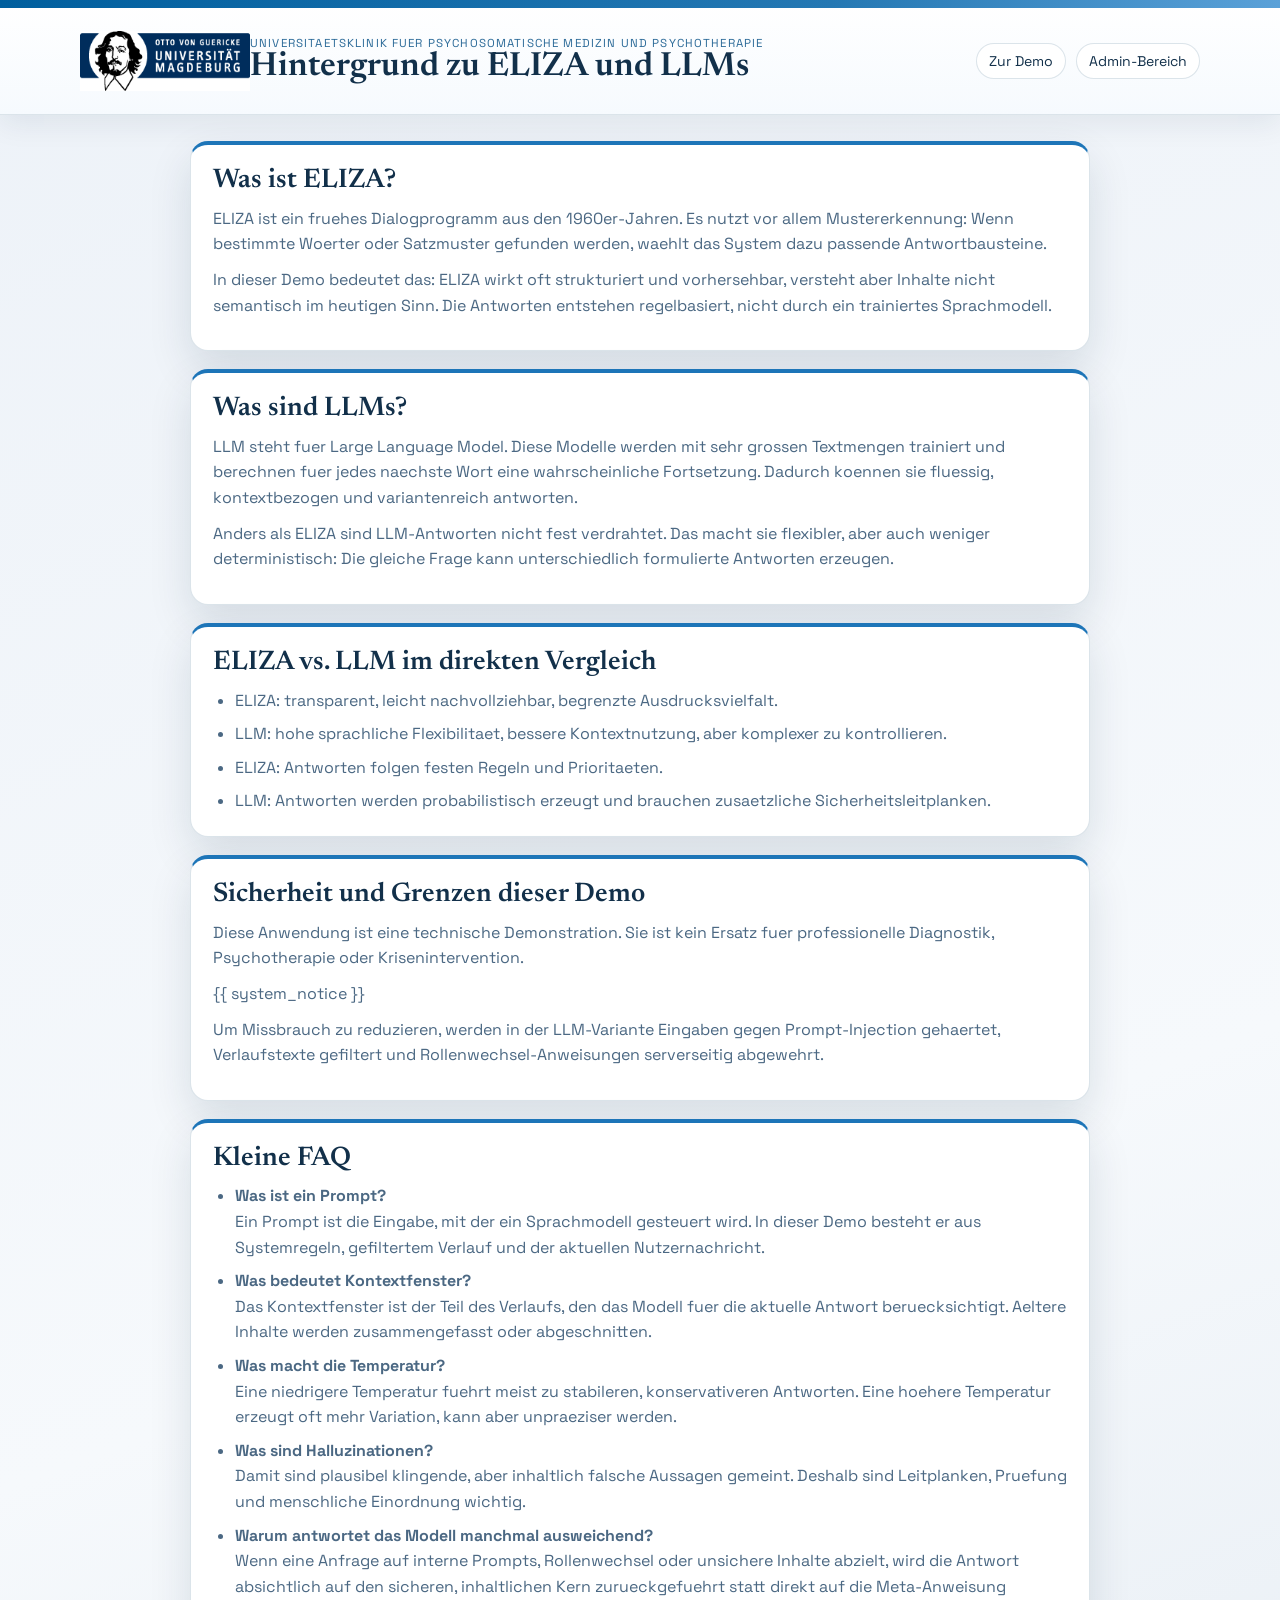
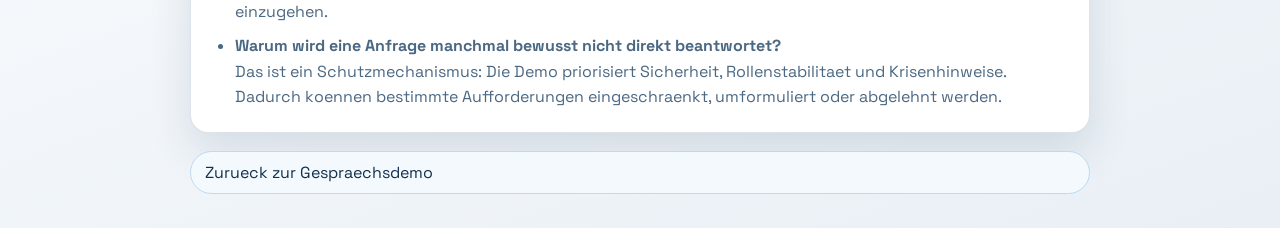
<file: templates/explanation.html>
<!DOCTYPE html>
<html lang="de">
<head>
    <meta charset="UTF-8">
    <meta name="viewport" content="width=device-width, initial-scale=1.0">
    <title>Hintergrund: ELIZA und LLMs</title>
    <link rel="preconnect" href="https://fonts.googleapis.com">
    <link rel="preconnect" href="https://fonts.gstatic.com" crossorigin>
    <link href="https://fonts.googleapis.com/css2?family=Space+Grotesk:wght@400;500;700&family=Newsreader:opsz,wght@6..72,400;6..72,600&display=swap" rel="stylesheet">
    <link rel="stylesheet" href="/static/styles.css?v=20260530a">
</head>
<body>
    <header class="site-header">
        <div class="header-topline"></div>
        <div class="header-main">
            <div class="brand-block">
                <img class="brand-logo" src="/static/logo.png" alt="Klinik Logo">
                <div class="brand-copy">
                    <p class="brand-overline">Universitaetsklinik fuer psychosomatische Medizin und Psychotherapie</p>
                    <h1 class="brand-title">Hintergrund zu ELIZA und LLMs</h1>
                </div>
            </div>
            <nav class="header-nav" aria-label="Schnellnavigation">
                <a href="/">Zur Demo</a>
                <a href="/admin">Admin-Bereich</a>
            </nav>
        </div>
    </header>

    <main class="info-shell">
        <section class="info-card">
            <h2>Was ist ELIZA?</h2>
            <p>
                ELIZA ist ein fruehes Dialogprogramm aus den 1960er-Jahren. Es nutzt vor allem Mustererkennung:
                Wenn bestimmte Woerter oder Satzmuster gefunden werden, waehlt das System dazu passende Antwortbausteine.
            </p>
            <p>
                In dieser Demo bedeutet das: ELIZA wirkt oft strukturiert und vorhersehbar, versteht aber Inhalte nicht
                semantisch im heutigen Sinn. Die Antworten entstehen regelbasiert, nicht durch ein trainiertes Sprachmodell.
            </p>
        </section>

        <section class="info-card">
            <h2>Was sind LLMs?</h2>
            <p>
                LLM steht fuer Large Language Model. Diese Modelle werden mit sehr grossen Textmengen trainiert und
                berechnen fuer jedes naechste Wort eine wahrscheinliche Fortsetzung. Dadurch koennen sie fluessig,
                kontextbezogen und variantenreich antworten.
            </p>
            <p>
                Anders als ELIZA sind LLM-Antworten nicht fest verdrahtet. Das macht sie flexibler, aber auch weniger
                deterministisch: Die gleiche Frage kann unterschiedlich formulierte Antworten erzeugen.
            </p>
        </section>

        <section class="info-card">
            <h2>ELIZA vs. LLM im direkten Vergleich</h2>
            <ul class="info-list">
                <li>ELIZA: transparent, leicht nachvollziehbar, begrenzte Ausdrucksvielfalt.</li>
                <li>LLM: hohe sprachliche Flexibilitaet, bessere Kontextnutzung, aber komplexer zu kontrollieren.</li>
                <li>ELIZA: Antworten folgen festen Regeln und Prioritaeten.</li>
                <li>LLM: Antworten werden probabilistisch erzeugt und brauchen zusaetzliche Sicherheitsleitplanken.</li>
            </ul>
        </section>

        <section class="info-card">
            <h2>Sicherheit und Grenzen dieser Demo</h2>
            <p>
                Diese Anwendung ist eine technische Demonstration. Sie ist kein Ersatz fuer professionelle Diagnostik,
                Psychotherapie oder Krisenintervention.
            </p>
            <p>
                {{ system_notice }}
            </p>
            <p>
                Um Missbrauch zu reduzieren, werden in der LLM-Variante Eingaben gegen Prompt-Injection gehaertet,
                Verlaufstexte gefiltert und Rollenwechsel-Anweisungen serverseitig abgewehrt.
            </p>
        </section>

        <section class="info-card">
            <h2>Kleine FAQ</h2>
            <ul class="info-list">
                <li>
                    <strong>Was ist ein Prompt?</strong><br>
                    Ein Prompt ist die Eingabe, mit der ein Sprachmodell gesteuert wird. In dieser Demo besteht er aus
                    Systemregeln, gefiltertem Verlauf und der aktuellen Nutzernachricht.
                </li>
                <li>
                    <strong>Was bedeutet Kontextfenster?</strong><br>
                    Das Kontextfenster ist der Teil des Verlaufs, den das Modell fuer die aktuelle Antwort beruecksichtigt.
                    Aeltere Inhalte werden zusammengefasst oder abgeschnitten.
                </li>
                <li>
                    <strong>Was macht die Temperatur?</strong><br>
                    Eine niedrigere Temperatur fuehrt meist zu stabileren, konservativeren Antworten. Eine hoehere
                    Temperatur erzeugt oft mehr Variation, kann aber unpraeziser werden.
                </li>
                <li>
                    <strong>Was sind Halluzinationen?</strong><br>
                    Damit sind plausibel klingende, aber inhaltlich falsche Aussagen gemeint. Deshalb sind Leitplanken,
                    Pruefung und menschliche Einordnung wichtig.
                </li>
                <li>
                    <strong>Warum antwortet das Modell manchmal ausweichend?</strong><br>
                    Wenn eine Anfrage auf interne Prompts, Rollenwechsel oder unsichere Inhalte abzielt, wird die Antwort
                    absichtlich auf den sicheren, inhaltlichen Kern zurueckgefuehrt statt direkt auf die Meta-Anweisung einzugehen.
                </li>
                <li>
                    <strong>Warum wird eine Anfrage manchmal bewusst nicht direkt beantwortet?</strong><br>
                    Das ist ein Schutzmechanismus: Die Demo priorisiert Sicherheit, Rollenstabilitaet und Krisenhinweise.
                    Dadurch koennen bestimmte Aufforderungen eingeschraenkt, umformuliert oder abgelehnt werden.
                </li>
            </ul>
        </section>

        <a class="back-link" href="/">Zurueck zur Gespraechsdemo</a>
    </main>
</body>
</html>
</file>
<file: static/styles.css>
:root {
    --card: #ffffff;
    --ink: #12304a;
    --muted: #4b6883;
    --accent: #005f9e;
    --line: rgba(0, 63, 110, 0.14);
    --shadow: 0 18px 44px rgba(10, 38, 66, 0.12);
    --content-width: 900px;
}

* {
    box-sizing: border-box;
}

body {
    margin: 0;
    min-height: 100vh;
    font-family: "Space Grotesk", sans-serif;
    color: var(--ink);
    background: linear-gradient(160deg, #edf2f8 0%, #f6f9fc 65%, #e9eff5 100%);
}

.site-header {
    background: linear-gradient(180deg, #ffffff 0%, #f6fafe 100%);
    border-bottom: 1px solid var(--line);
    box-shadow: 0 8px 28px rgba(10, 38, 66, 0.08);
    overflow: hidden;
}

.header-topline {
    height: 8px;
    background: linear-gradient(90deg, #005f9e 0%, #2478b3 65%, #5aa1d8 100%);
}

.header-main {
    width: min(1120px, calc(100% - 32px));
    margin: 0 auto;
    padding: 4px 0;
    display: flex;
    justify-content: space-between;
    gap: 20px;
    align-items: center;
}

.header-subline {
    width: min(1120px, calc(100% - 32px));
    margin: 0 auto;
    padding: 0 0 14px;
    display: grid;
    grid-template-columns: 1fr 1.2fr;
    gap: 14px;
}

.breadcrumb,
.news-ticker {
    border: 1px solid var(--line);
    background: #ffffff;
    border-radius: 10px;
    padding: 9px 12px;
    font-size: 0.87rem;
    color: var(--muted);
}

.breadcrumb {
    display: flex;
    gap: 9px;
    align-items: center;
    flex-wrap: wrap;
}

.breadcrumb a {
    text-decoration: none;
    color: #2c648f;
}

.news-ticker {
    display: flex;
    gap: 8px;
}

.brand-block {
    display: flex !important;
    flex-direction: row !important;
    align-items: center !important;
    gap: 0px;
}

.brand-logo {
    display: block;
    width: 170px;
    height: 170px;
    object-fit: contain;
    flex-shrink: 0;
    margin: -36px 0;
}

.brand-copy {
    display: flex;
    flex-direction: column;
    min-width: 0;
}

.brand-overline {
    margin: 0;
    text-transform: uppercase;
    letter-spacing: 0.1em;
    font-size: 0.72rem;
    color: #2b6a98;
}

.brand-title {
    margin: 0;
    font-family: "Newsreader", serif;
    font-size: clamp(1.5rem, 2.6vw, 2.2rem);
    line-height: 1.1;
}

.header-nav {
    display: flex;
    gap: 10px;
    flex-wrap: wrap;
}

.header-nav a {
    text-decoration: none;
    color: var(--ink);
    border: 1px solid var(--line);
    padding: 8px 12px;
    border-radius: 999px;
    font-size: 0.88rem;
    background: #fff;
}

.page-shell {
    width: min(var(--content-width), calc(100% - 28px));
    /* width: min(880px, calc(100% - 28px)); */
    margin: 26px auto 34px;
    display: flex;
    flex-direction: column;
    align-items: stretch;
    gap: 18px;
}

.page-shell > .hero-card,
.page-shell > .chat-card,
.page-shell > .control-card {
    width: 100%;
    max-width: 100%;
    margin: 0;
}

.hero-card,
.control-card,
.chat-card {
    width: 100%;
    background: var(--card);
    border: 1px solid var(--line);
    border-radius: 18px;
    box-shadow: var(--shadow);
}

.info-shell {
    width: min(var(--content-width), calc(100% - 28px));
    margin: 26px auto 34px;
    display: flex;
    flex-direction: column;
    gap: 18px;
}

.info-card {
    background: var(--card);
    border: 1px solid var(--line);
    border-radius: 18px;
    box-shadow: var(--shadow);
    padding: 22px;
    border-top: 4px solid #1d75b8;
}

.info-card h2 {
    font-size: clamp(1.35rem, 2.1vw, 2rem);
    margin-bottom: 10px;
}

.info-card p {
    margin: 10px 0;
    color: var(--muted);
    line-height: 1.6;
}

.info-list {
    margin: 0;
    padding-left: 22px;
    color: var(--muted);
    line-height: 1.6;
}

.info-list li + li {
    margin-top: 8px;
}

.back-link {
    display: inline-flex;
    align-items: center;
    gap: 8px;
    text-decoration: none;
    color: var(--ink);
    border: 1px solid #bcdaf1;
    border-radius: 999px;
    padding: 10px 14px;
    background: #f4f9fe;
}

.hero-card {
    padding: 24px;
    border-top: 4px solid #1d75b8;
}

.hero-grid {
    display: grid;
    grid-template-columns: 1.35fr 0.8fr;
    gap: 18px;
    align-items: start;
}

.hero-aside {
    border: 1px solid #bfd8ec;
    background: #f7fbff;
    border-radius: 14px;
    padding: 14px;
}

.hero-aside h3 {
    margin: 0 0 8px;
    font-size: 1rem;
    color: #1e5c86;
}

.hero-aside p {
    margin: 8px 0;
    color: var(--muted);
    line-height: 1.5;
    font-size: 0.93rem;
}

.eyebrow {
    margin: 0 0 10px;
    text-transform: uppercase;
    letter-spacing: 0.12em;
    font-size: 0.75rem;
    color: #1e6a9f;
}

h1,
h2 {
    margin: 0;
    font-family: "Newsreader", serif;
    font-weight: 600;
}

h2 {
    font-size: clamp(1.7rem, 2.6vw, 2.6rem);
    line-height: 1.07;
    width: 100%;
    max-width: none;
}

.hero-card h2 {
    white-space: nowrap;
    overflow-wrap: normal;
    word-break: keep-all;
    font-size: clamp(1.2rem, 2.4vw, 2.6rem);
}

.lead {
    width: 100%;
    max-width: none;
    font-size: 1rem;
    color: var(--muted);
}

.notice {
    margin-top: 14px;
    padding: 14px 16px;
    border-radius: 14px;
    background: #f0f7fe;
    border: 1px solid #bcdaf1;
    display: flex;
    gap: 12px;
    line-height: 1.45;
}

.admin-link {
    display: inline-flex;
    align-items: center;
    gap: 8px;
    text-decoration: none;
    color: var(--ink);
    border: 1px solid #bcdaf1;
    border-radius: 999px;
    padding: 10px 14px;
    background: #f4f9fe;
}

.control-card,
.chat-card {
    width: 100%;
    padding: 20px;
}

.chat-card {
    min-height: 62vh;
    display: flex;
    flex-direction: column;
    gap: 18px;
    border-top: 4px solid #1d75b8;
}

.field-label,
.bubble-meta {
    display: block;
    font-size: 0.85rem;
    text-transform: uppercase;
    letter-spacing: 0.08em;
    color: var(--muted);
}

.section-header {
    display: flex;
    flex-direction: column;
    gap: 6px;
    margin-bottom: 12px;
}

.section-header h3 {
    margin: 0;
    font-size: 1.08rem;
    color: #1f557c;
}

.mode-select,
textarea,
button {
    font: inherit;
}

.mode-select,
textarea {
    width: 100%;
    border-radius: 12px;
    border: 1px solid #bed4e7;
    padding: 14px 16px;
    background: #fbfdff;
    color: var(--ink);
}

.config-grid {
    display: grid;
    grid-template-columns: 1fr 1fr;
    gap: 14px;
}

.mode-description,
.session-line {
    margin: 0;
    font-size: 0.95rem;
    color: var(--muted);
}

.chat-log {
    flex: 1;
    display: flex;
    flex-direction: column;
    gap: 14px;
    overflow-y: auto;
    padding-right: 6px;
}

.bubble-wrap {
    animation: rise 280ms ease-out;
}

.bubble {
    margin-top: 6px;
    padding: 16px 18px;
    border-radius: 20px;
    line-height: 1.55;
    white-space: pre-wrap;
}

.bubble-wrap.user .bubble {
    background: #135688;
    color: #f4f9ff;
    border-top-right-radius: 6px;
}

.bubble-wrap.assistant .bubble {
    background: #f2f8fd;
    border: 1px solid #c7ddf0;
    border-top-left-radius: 6px;
}

.chat-form {
    display: flex;
    flex-direction: column;
    gap: 12px;
}

.form-row {
    display: flex;
    gap: 12px;
}

button {
    border: none;
    border-radius: 999px;
    padding: 12px 18px;
    cursor: pointer;
    background: var(--accent);
    color: white;
    transition: transform 140ms ease, opacity 140ms ease;
}

button:hover {
    transform: translateY(-1px);
}

button.secondary {
    background: #e2edf7;
    color: #1e4f75;
}

.admin-shell {
    width: min(1280px, calc(100% - 32px));
    margin: 32px auto;
    display: grid;
    grid-template-columns: 420px 1fr;
    gap: 20px;
}

.admin-list,
.admin-detail {
    background: var(--card);
    border: 1px solid var(--line);
    border-radius: 18px;
    box-shadow: var(--shadow);
    padding: 22px;
}

.session-list {
    display: flex;
    flex-direction: column;
    gap: 12px;
    margin-top: 18px;
}

.session-item {
    display: block;
    padding: 14px 16px;
    border-radius: 14px;
    text-decoration: none;
    color: var(--ink);
    background: #f9fcff;
    border: 1px solid rgba(31, 35, 48, 0.08);
}

.session-item.active {
    border-color: rgba(0, 95, 158, 0.45);
    background: #eff7fe;
}

.session-meta {
    display: flex;
    flex-wrap: wrap;
    gap: 8px;
    margin: 8px 0;
}

.pill {
    display: inline-block;
    border-radius: 999px;
    padding: 4px 10px;
    font-size: 0.8rem;
    background: rgba(31, 35, 48, 0.08);
    color: var(--muted);
}

.pill.warn {
    background: rgba(186, 90, 49, 0.16);
    color: #8f3e1a;
}

.session-preview,
.empty-state {
    margin: 0;
    color: var(--muted);
    line-height: 1.45;
}

.transcript {
    display: flex;
    flex-direction: column;
    gap: 12px;
    margin-top: 18px;
}

.sr-only {
    position: absolute;
    width: 1px;
    height: 1px;
    padding: 0;
    margin: -1px;
    overflow: hidden;
    clip: rect(0, 0, 0, 0);
    border: 0;
}

@keyframes rise {
    from {
        opacity: 0;
        transform: translateY(10px);
    }
    to {
        opacity: 1;
        transform: translateY(0);
    }
}

@media (max-width: 980px) {
    .page-shell {
        width: min(100% - 20px, 900px);
        margin: 10px auto 24px;
    }

    .hero-grid {
        grid-template-columns: 1fr;
    }
}

@media (max-width: 840px) {
    .header-main {
        flex-direction: column;
        align-items: flex-start;
        padding-top: 4px;
    }

    .brand-block {
        display: flex !important;
        flex-direction: row !important;
        align-items: center !important;
        gap: 4px;
    }

    .brand-logo {
        width: 108px;
        height: 108px;
    }

    .header-subline,
    .config-grid {
        grid-template-columns: 1fr;
    }

    .chat-card {
        min-height: 60vh;
    }

    .form-row {
        flex-direction: column;
    }

    .admin-shell {
        grid-template-columns: 1fr;
        width: min(100% - 20px, 900px);
        margin: 10px auto 24px;
    }
}
</file>
